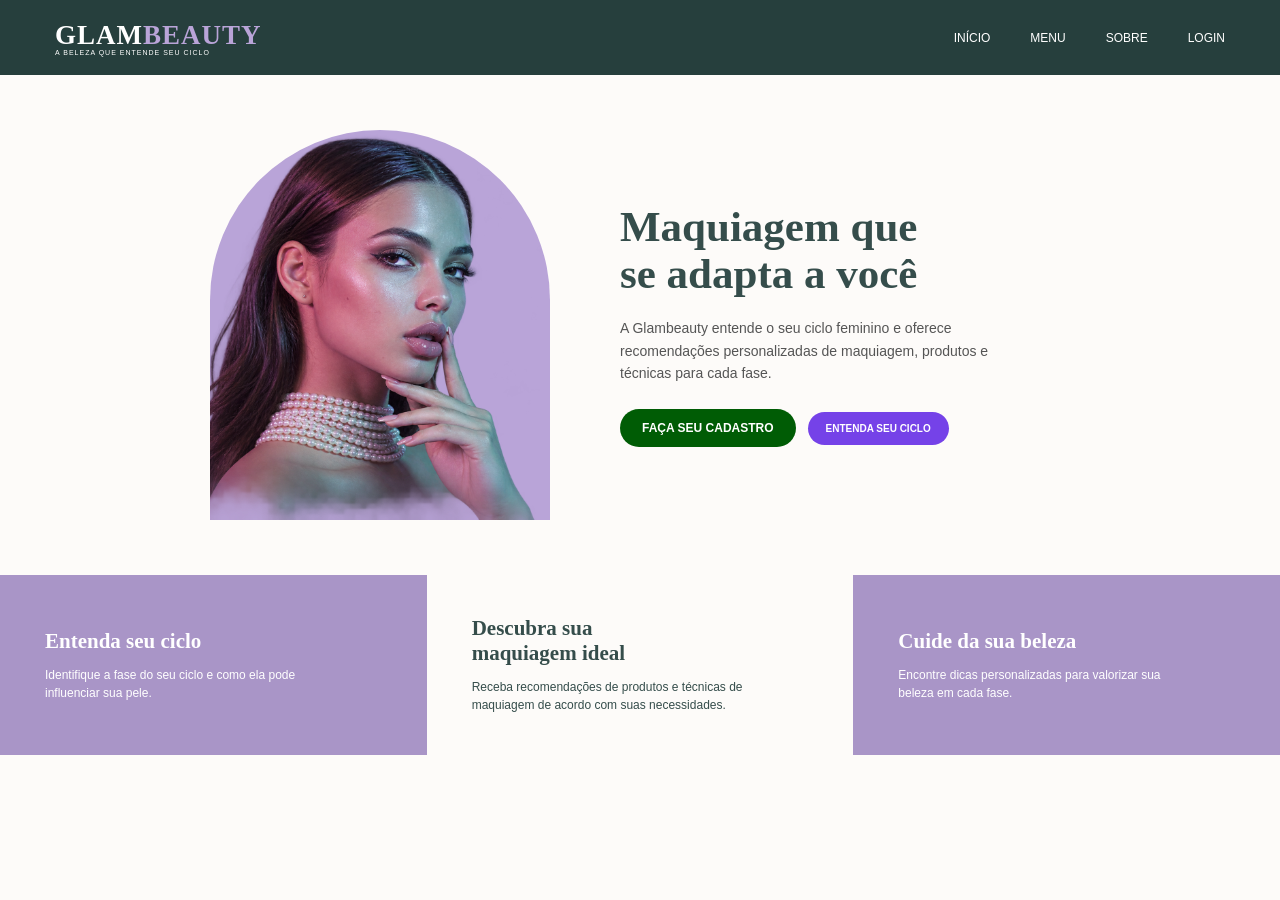
<file: index.html>
<!DOCTYPE html>
<html lang="pt-br">

<head>
    <meta charset="UTF-8">
    <meta name="viewport" content="width=device-width, initial-scale=1.0">

    <title>GlamBeauty</title>

    <link rel="stylesheet" href="index.css">
</head>

<body>

    <nav>
        <div class="logo">
            <h1>GLAM<span>BEAUTY</span></h1>
            <p>A BELEZA QUE ENTENDE SEU CICLO</p>
        </div>

        <div class="links">
            <a href="index.html">INÍCIO</a>
            <a href="menu.html">MENU</a>
            <a href="sobre.html">SOBRE</a>
            <a href="login.html">LOGIN</a>
        </div>
    </nav>

    <section class="inicio">

        <div class="imagem">
            <img src="foto-modelo-glambeauty.png"
                 alt="Mulher usando maquiagem">
        </div>

        <div class="texto">
            <h2>
                Maquiagem que
                <br>
                se adapta a você
            </h2>

            <p>
                A Glambeauty entende o seu ciclo feminino
                e oferece recomendações personalizadas
                de maquiagem, produtos e técnicas para
                cada fase.
            </p>

            <div class="botoes">
                <a href="cadastro.html" class="botao-cadastro">
                    FAÇA SEU CADASTRO
          

                <a href="entenda.html" class="botao-ciclo">
                    ENTENDA SEU CICLO
                </a>
            </div>
        </div>

    </section>

    <section class="cards">

        <div class="card roxo">
            <h2>Entenda seu ciclo</h2>

            <p>
                Identifique a fase do seu ciclo e como ela
                pode influenciar sua pele.
            </p>
        </div>

        <div class="card branco">
            <h2>
                Descubra sua
                <br>
                maquiagem ideal
            </h2>

            <p>
                Receba recomendações de produtos e técnicas
                de maquiagem de acordo com suas necessidades.
            </p>
        </div>

        <div class="card roxo">
            <h2>Cuide da sua beleza</h2>

            <p>
                Encontre dicas personalizadas para valorizar
                sua beleza em cada fase.
            </p>
        </div>

    </section>

</body>
</html>
</file>
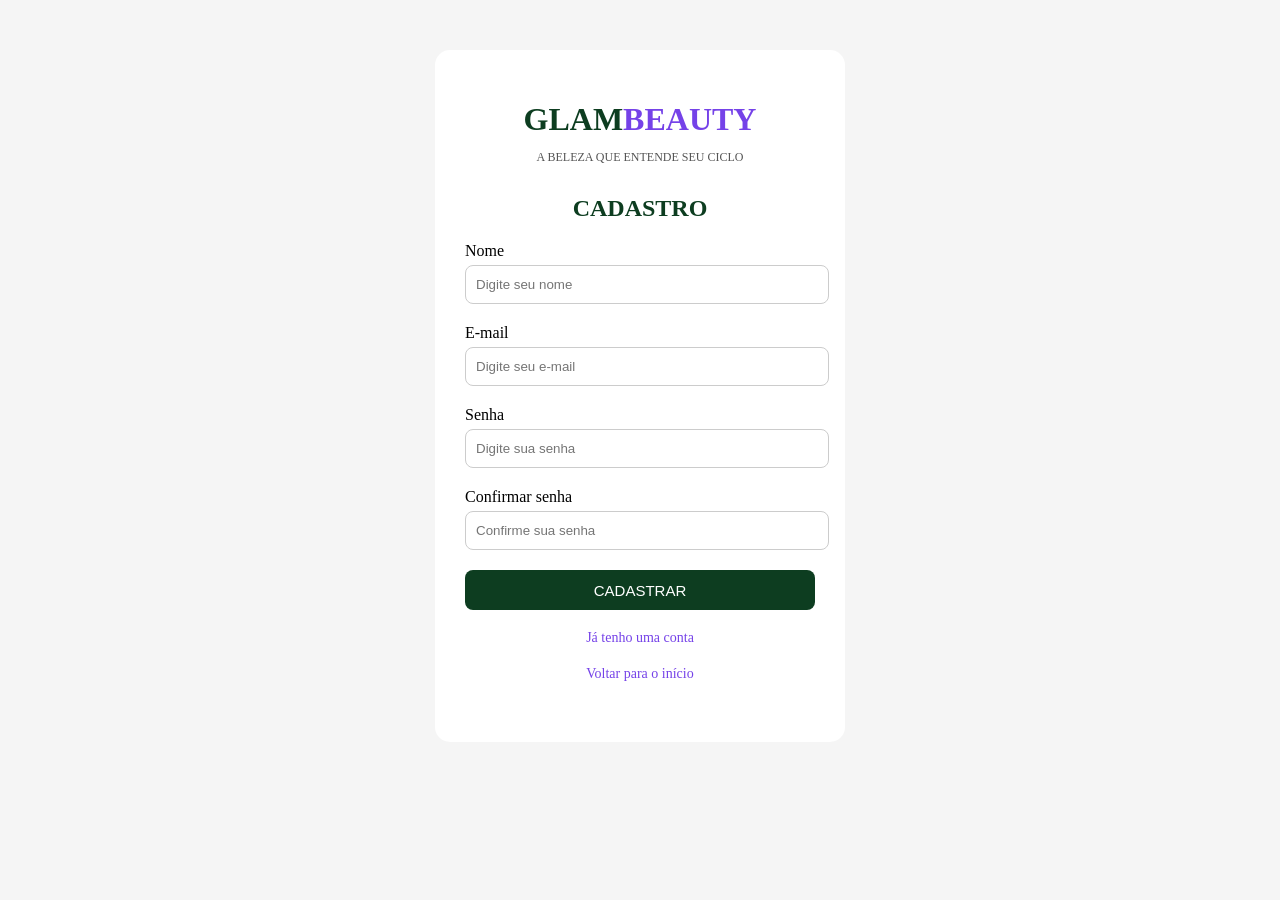
<file: cadastro.html>
<!DOCTYPE html>
<html lang="pt-br">

<head>
    <meta charset="UTF-8">
    <meta name="viewport" content="width=device-width, initial-scale=1.0">
    <title>Cadastro - GlamBeauty</title>
    <link rel="stylesheet" href="cadastro.css">
</head>

<body>

    <div class="login">

        <h1>GLAM<span>BEAUTY</span></h1>

        <p>A BELEZA QUE ENTENDE SEU CICLO</p>

        <h2>CADASTRO</h2>

        <form id="formCadastro">

            <label for="nome">Nome</label>
            <input type="text" id="nome" placeholder="Digite seu nome" required>

            <label for="email">E-mail</label>
            <input type="email" id="email" placeholder="Digite seu e-mail" required>

            <label for="senha">Senha</label>
            <input type="password" id="senha" placeholder="Digite sua senha" required>

            <label for="confirmarSenha">Confirmar senha</label>
            <input type="password" id="confirmarSenha" placeholder="Confirme sua senha" required>

            <button type="submit">CADASTRAR</button>

        </form>

        <a href="login.html">Já tenho uma conta</a>

        <a href="index.html">Voltar para o início</a>

        <p id="mensagem"></p>

    </div>

    <script>
        document.getElementById("formCadastro").addEventListener("submit", function(event) {

            event.preventDefault();

            var senha = document.getElementById("senha").value;
            var confirmarSenha = document.getElementById("confirmarSenha").value;
            var mensagem = document.getElementById("mensagem");

            if (senha !== confirmarSenha) {
                mensagem.textContent = "As senhas não são iguais.";
                return;
            }

            mensagem.textContent = "Cadastro preenchido com sucesso!";

        });
    </script>

</body>

</html>
</file>
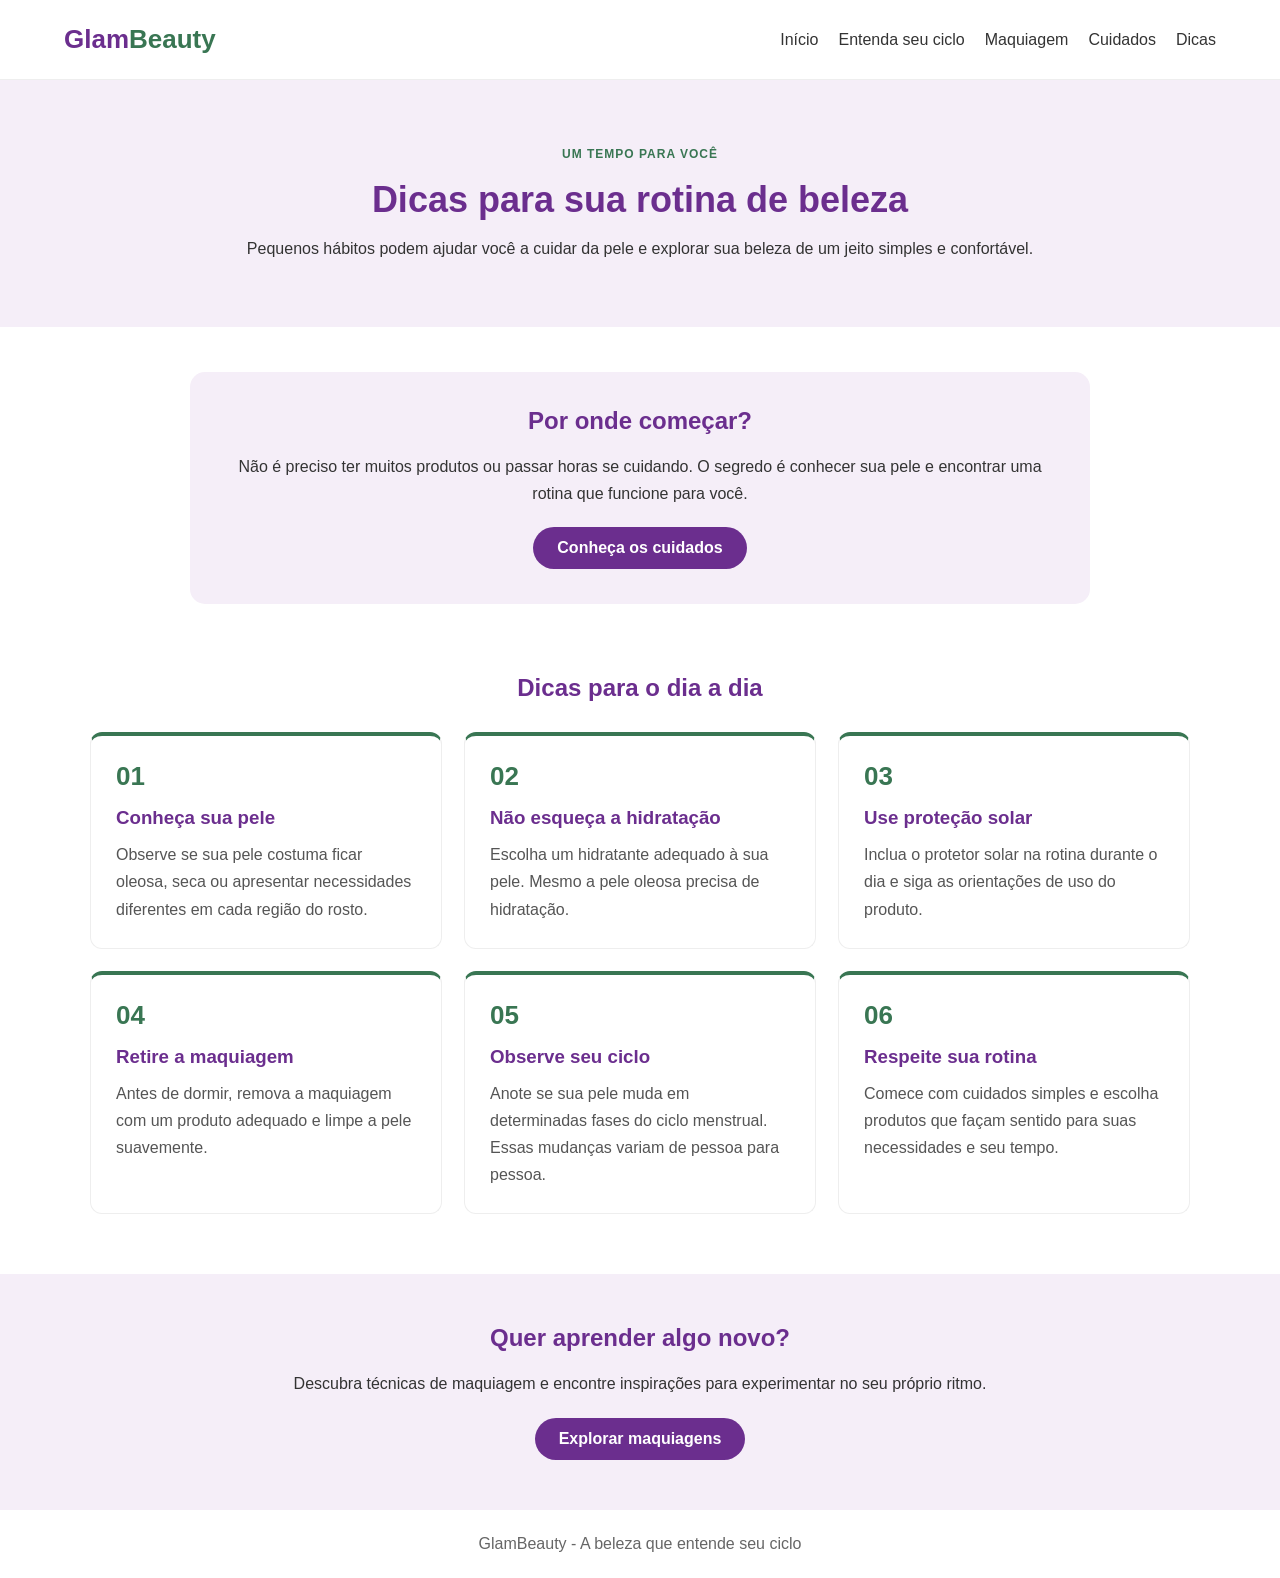
<file: dicas.html>
<!DOCTYPE html>
<html lang="pt-br">

<head>
    <meta charset="UTF-8">
    <meta name="viewport" content="width=device-width, initial-scale=1.0">

    <title>GlamBeauty - Dicas</title>

    <link rel="stylesheet" href="dicas.css">
</head>

<body>

    <header>
        <div class="logo">Glam<span>Beauty</span></div>

        <nav>
            <a href="index.html">Início</a>
            <a href="entenda.html">Entenda seu ciclo</a>
            <a href="maquiagem.html">Maquiagem</a>
            <a href="cuidados.html">Cuidados</a>
            <a href="dicas.html">Dicas</a>
        </nav>
    </header>

    <main>

        <section class="introducao">
            <p class="subtitulo">UM TEMPO PARA VOCÊ</p>

            <h1>Dicas para sua rotina de beleza</h1>

            <p>
                Pequenos hábitos podem ajudar você a cuidar da pele
                e explorar sua beleza de um jeito simples e confortável.
            </p>
        </section>

        <section class="destaque">
            <h2>Por onde começar?</h2>

            <p>
                Não é preciso ter muitos produtos ou passar horas
                se cuidando. O segredo é conhecer sua pele e encontrar
                uma rotina que funcione para você.
            </p>

            <a href="cuidados.html" class="botao">
                Conheça os cuidados
            </a>
        </section>

        <section class="conteudo-dicas">

            <h2>Dicas para o dia a dia</h2>

            <div class="cartoes">

                <article class="cartao">
                    <span class="numero">01</span>
                    <h3>Conheça sua pele</h3>
                    <p>
                        Observe se sua pele costuma ficar oleosa,
                        seca ou apresentar necessidades diferentes
                        em cada região do rosto.
                    </p>
                </article>

                <article class="cartao">
                    <span class="numero">02</span>
                    <h3>Não esqueça a hidratação</h3>
                    <p>
                        Escolha um hidratante adequado à sua pele.
                        Mesmo a pele oleosa precisa de hidratação.
                    </p>
                </article>

                <article class="cartao">
                    <span class="numero">03</span>
                    <h3>Use proteção solar</h3>
                    <p>
                        Inclua o protetor solar na rotina durante
                        o dia e siga as orientações de uso do produto.
                    </p>
                </article>

                <article class="cartao">
                    <span class="numero">04</span>
                    <h3>Retire a maquiagem</h3>
                    <p>
                        Antes de dormir, remova a maquiagem com
                        um produto adequado e limpe a pele suavemente.
                    </p>
                </article>

                <article class="cartao">
                    <span class="numero">05</span>
                    <h3>Observe seu ciclo</h3>
                    <p>
                        Anote se sua pele muda em determinadas fases
                        do ciclo menstrual. Essas mudanças variam
                        de pessoa para pessoa.
                    </p>
                </article>

                <article class="cartao">
                    <span class="numero">06</span>
                    <h3>Respeite sua rotina</h3>
                    <p>
                        Comece com cuidados simples e escolha produtos
                        que façam sentido para suas necessidades e seu tempo.
                    </p>
                </article>

            </div>

        </section>

        <section class="maquiagem">
            <h2>Quer aprender algo novo?</h2>

            <p>
                Descubra técnicas de maquiagem e encontre inspirações
                para experimentar no seu próprio ritmo.
            </p>

            <a href="maquiagem.html" class="botao">
                Explorar maquiagens
            </a>
        </section>

    </main>

    <footer>
        <p>GlamBeauty - A beleza que entende seu ciclo</p>
    </footer>

</body>
</html>
</file>
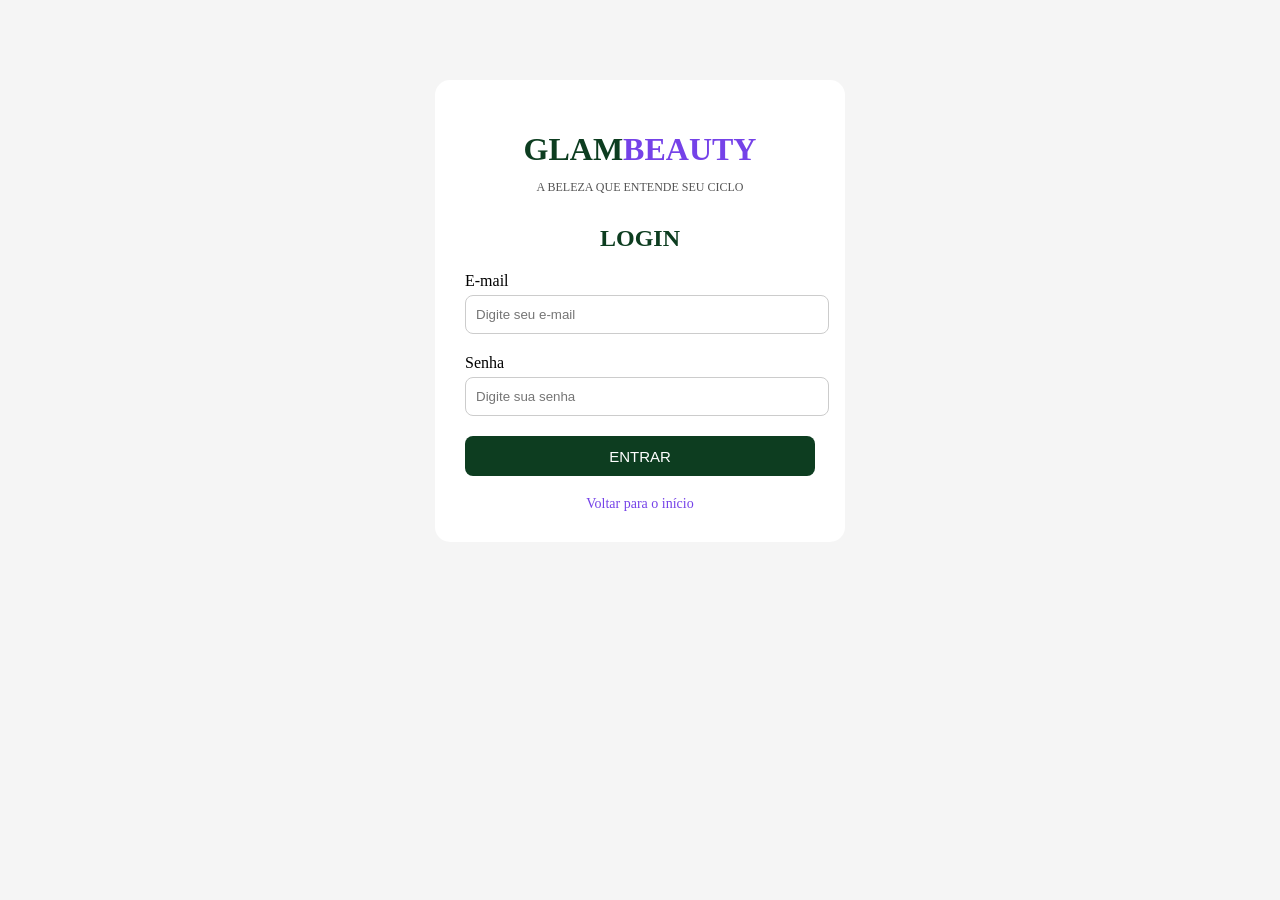
<file: login.html>
<!DOCTYPE html>
<html lang="pt-br">

<head>

    <meta charset="UTF-8">

    <title>Login - GlamBeauty</title>

    <link rel="stylesheet" href="login.css">

</head>

<body>

    <div class="login">

        <h1>GLAM<span>BEAUTY</span></h1>

        <p>A BELEZA QUE ENTENDE SEU CICLO</p>

        <h2>LOGIN</h2>


        <label>E-mail</label>

        <input
            type="email"
            placeholder="Digite seu e-mail"
        >


        <label>Senha</label>

        <input
            type="password"
            placeholder="Digite sua senha"
        >


        <button>ENTRAR</button>


        <a href="index.html">
            Voltar para o início
        </a>

    </div>

</body>

</html>
</file>
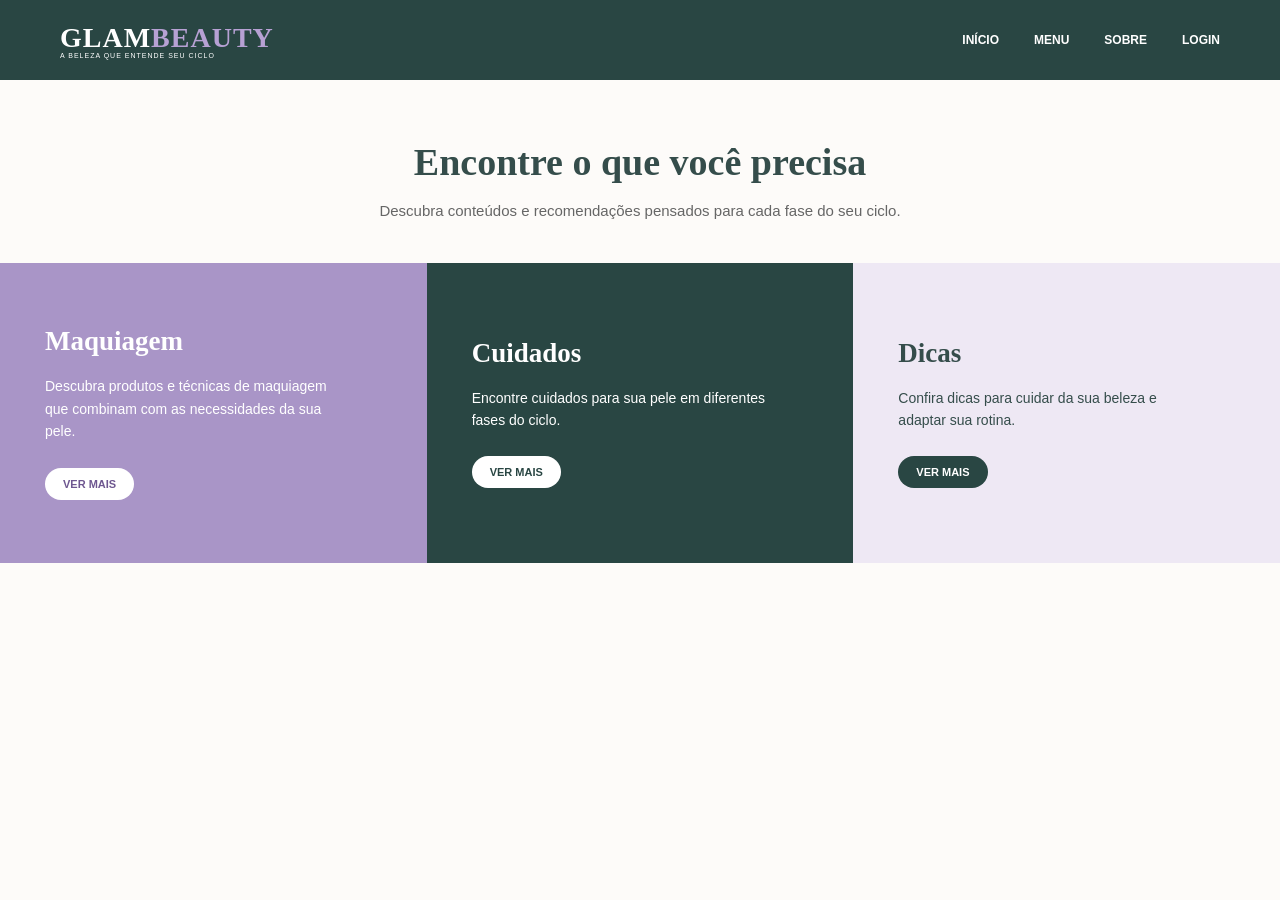
<file: menu.html>
<!DOCTYPE html>
<html lang="pt-br">

<head>

    <meta charset="UTF-8">

    <meta name="viewport" content="width=device-width, initial-scale=1.0">

    <title>Menu - GlamBeauty</title>

    <link rel="stylesheet" href="menu.css">

</head>

<body>


    <nav>

        <div class="logo">

            <h1>GLAM<span>BEAUTY</span></h1>

            <p>A BELEZA QUE ENTENDE SEU CICLO</p>

        </div>


        <div class="links">

            <a href="index.html">INÍCIO</a>

            <a href="menu.html">MENU</a>

            <a href="sobre.html">SOBRE</a>

            <a href="login.html">LOGIN</a>

        </div>

    </nav>



    <section class="titulo">

        <h2>Encontre o que você precisa</h2>

        <p>
            Descubra conteúdos e recomendações
            pensados para cada fase do seu ciclo.
        </p>

    </section>



    <section class="opcoes">

        <div class="opcao roxo">

            <h2>Maquiagem</h2>

            <p>
                Descubra produtos e técnicas de maquiagem
                que combinam com as necessidades da sua pele.
            </p>

            <a href="#">VER MAIS</a>

        </div>


        <div class="opcao verde">

            <h2>Cuidados</h2>

            <p>
                Encontre cuidados para sua pele
                em diferentes fases do ciclo.
            </p>

            <a href="#">VER MAIS</a>

        </div>


        <div class="opcao claro">

            <h2>Dicas</h2>

            <p>
                Confira dicas para cuidar da sua beleza
                e adaptar sua rotina.
            </p>

            <a href="#">VER MAIS</a>

        </div>

    </section>


</body>

</html>
</file>
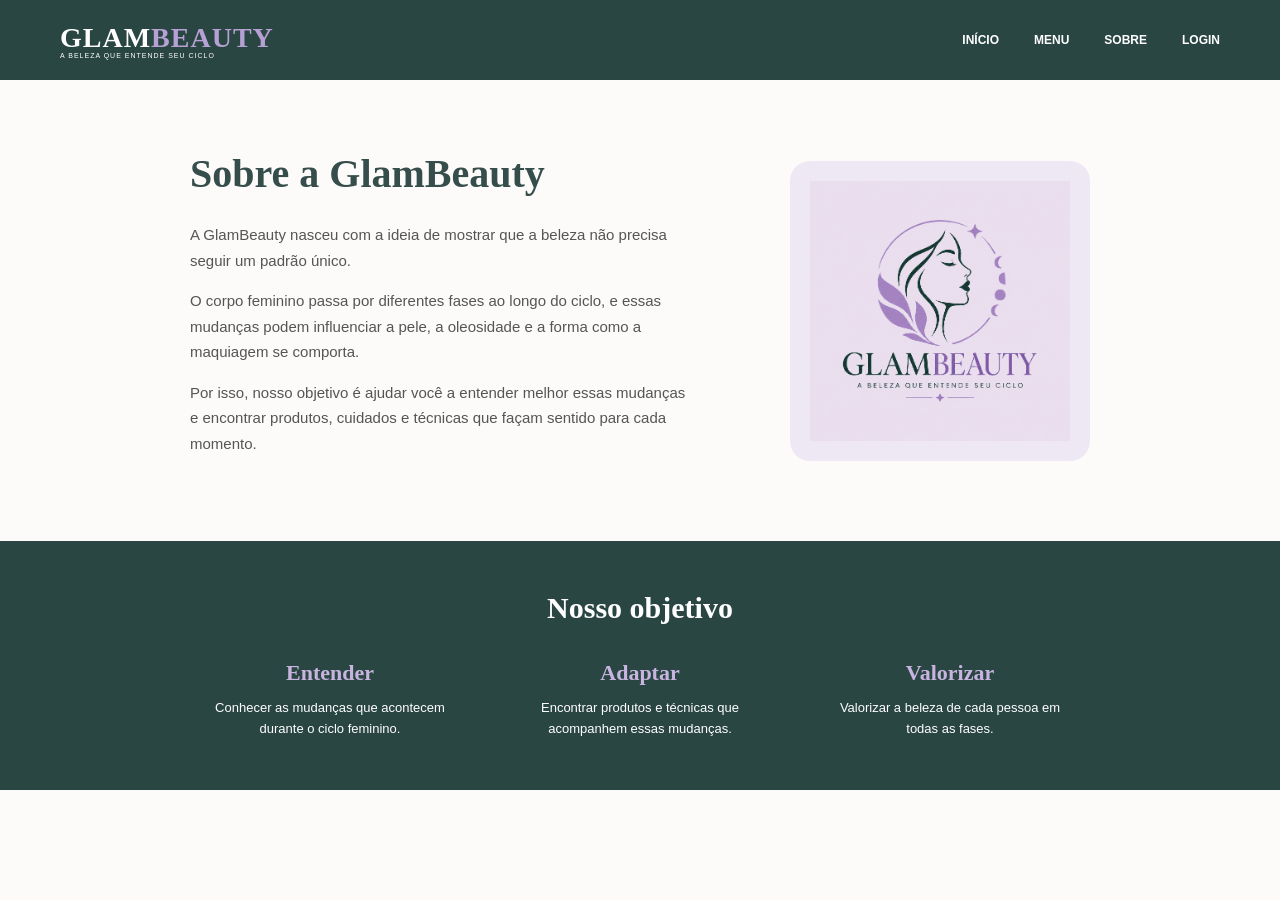
<file: sobre.html>
<!DOCTYPE html>
<html lang="pt-br">

<head>

    <meta charset="UTF-8">

    <meta name="viewport" content="width=device-width, initial-scale=1.0">

    <title>Sobre - GlamBeauty</title>

    <link rel="stylesheet" href="sobre.css">

</head>

<body>


    <nav>

        <div class="logo">

            <h1>GLAM<span>BEAUTY</span></h1>

            <p>A BELEZA QUE ENTENDE SEU CICLO</p>

        </div>


        <div class="links">

            <a href="index.html">INÍCIO</a>

            <a href="menu.html">MENU</a>

            <a href="sobre.html">SOBRE</a>

            <a href="login.html">LOGIN</a>

        </div>

    </nav>



    <section class="sobre">

        <div class="texto">

            <h2>Sobre a GlamBeauty</h2>

            <p>
                A GlamBeauty nasceu com a ideia de mostrar que a beleza
                não precisa seguir um padrão único.
            </p>

            <p>
                O corpo feminino passa por diferentes fases ao longo
                do ciclo, e essas mudanças podem influenciar a pele,
                a oleosidade e a forma como a maquiagem se comporta.
            </p>

            <p>
                Por isso, nosso objetivo é ajudar você a entender
                melhor essas mudanças e encontrar produtos, cuidados
                e técnicas que façam sentido para cada momento.
            </p>

        </div>


       <div class="destaque">

    <img src="logo-glambeauty.png" alt="Logo GlamBeauty">

</div>

    </section>



    <section class="objetivo">

        <h2>Nosso objetivo</h2>

        <div class="objetivos">

            <div>
                <h3>Entender</h3>

                <p>
                    Conhecer as mudanças que acontecem
                    durante o ciclo feminino.
                </p>
            </div>


            <div>
                <h3>Adaptar</h3>

                <p>
                    Encontrar produtos e técnicas que
                    acompanhem essas mudanças.
                </p>
            </div>


            <div>
                <h3>Valorizar</h3>

                <p>
                    Valorizar a beleza de cada pessoa
                    em todas as fases.
                </p>
            </div>

        </div>

    </section>


</body>

</html>
</file>
<file: index.css>
* {
    margin: 0;
    padding: 0;
    box-sizing: border-box;
}


body {
    font-family: Arial, Helvetica, sans-serif;
    background-color: #fdfbf9;
    color: #333;
}



/* NAVBAR */

nav {
    width: 100%;
    height: 75px;

    background-color: #263f3d;

    display: flex;
    align-items: center;

    padding: 0 55px;
}


.logo {
    color: white;
}


.logo h1 {
    font-family: Georgia, serif;
    font-size: 27px;
    letter-spacing: 1px;
}


.logo h1 span {
    color: #b9a4d8;
}


.logo p {
    font-size: 7px;
    letter-spacing: 1px;
    margin-top: -2px;
}


.links {
    margin-left: auto;

    display: flex;
    gap: 40px;
}


.links a {
    text-decoration: none;

    color: white;

    font-size: 12px;

    transition: 0.3s;
}


.links a:hover {
    color: #b9a4d8;
}



/* PARTE INICIAL */

.inicio {
    min-height: 500px;

    display: flex;
    align-items: center;

    justify-content: center;

    gap: 70px;

    padding: 45px 8%;
}



/* IMAGEM */

.imagem {
    width: 340px;
    height: 390px;

    overflow: hidden;

    border-radius: 170px 170px 0 0;

    background-color: #b9a4d8;
}


.imagem img {
    width: 100%;
    height: 100%;

    object-fit: cover;
}



/* TEXTO */

.texto {
    width: 450px;
}


.texto h2 {
    font-family: Georgia, serif;

    font-size: 43px;

    line-height: 1.1;

    color: #354d4b;

    margin-bottom: 20px;
}


.texto p {
    font-size: 14px;

    line-height: 1.6;

    color: #555;

    max-width: 390px;

    margin-bottom: 25px;
}



/* BOTÕES */

.botoes {
    display: flex;

    gap: 12px;

    align-items: center;
}


.texto button {
    padding: 11px 18px;

    border-radius: 20px;

    font-size: 10px;

    font-weight: bold;

    cursor: pointer;
}



/* BOTÃO CADASTRO */
.botao-cadastro {
    display: inline-block;
    background-color: #005c05;
    color: white;
    padding: 12px 22px;
    border-radius: 25px;
    text-decoration: none;
    font-size: 12px;
    font-weight: bold;
    border: none;
    cursor: pointer;
}


/* BOTÃO ENTENDA SEU CICLO */

.botao-ciclo {
    display: inline-block;

    background-color: #7542e8;

    color: white;

    text-decoration: none;

    padding: 11px 18px;

    border-radius: 20px;

    font-size: 10px;

    font-weight: bold;

    cursor: pointer;
}


.botao-ciclo:hover {
    background-color: #3d6964;
}



/* CARDS */

.cards {
    width: 100%;

    display: flex;

    min-height: 180px;
}


.card {
    flex: 1;

    padding: 35px 45px;

    display: flex;

    flex-direction: column;

    justify-content: center;
}


.card.roxo {
    background-color: #a995c7;

    color: white;
}


.card.branco {
    background-color: #fdfbf9;

    color: #354d4b;
}


.card h2 {
    font-family: Georgia, serif;

    font-size: 21px;

    margin-bottom: 12px;
}


.card p {
    font-size: 12px;

    line-height: 1.5;

    max-width: 280px;
}



/* CELULAR / TABLET */

@media (max-width: 900px) {

    nav {
        height: auto;

        padding: 20px;

        flex-direction: column;

        gap: 15px;
    }


    .links {
        margin-left: 0;

        gap: 25px;
    }


    .inicio {
        flex-direction: column;

        padding: 50px 25px;

        text-align: center;
    }


    .imagem {
        width: 300px;

        height: 350px;
    }


    .texto {
        width: 100%;

        max-width: 500px;
    }


    .texto p {
        margin-left: auto;

        margin-right: auto;
    }


    .botoes {
        justify-content: center;
    }


    .cards {
        flex-direction: column;
    }


    .card {
        min-height: 170px;

        align-items: center;

        text-align: center;
    }

}



/* CELULAR PEQUENO */

@media (max-width: 500px) {

    .links {
        gap: 15px;
    }


    .links a {
        font-size: 10px;
    }


    .imagem {
        width: 260px;

        height: 310px;
    }


    .texto h2 {
        font-size: 34px;
    }


    .botao-ciclo {
        padding: 11px 18px;

        font-size: 10px;
    }

}
</file>
<file: cadastro.css>
body {

    margin: 0;

    background-color: #f5f5f5;

    font-family: Georgia, "Times New Roman", serif;

}


.login {

    width: 350px;

    margin: 50px auto;

    background-color: white;

    padding: 30px;

    border-radius: 15px;

    text-align: center;

}


.login h1 {

    color: #0d3d20;

    margin-bottom: 5px;

}


.login h1 span {

    color: #7542e8;

}


.login p {

    font-size: 12px;

    color: #555555;

    margin-bottom: 30px;

}


.login h2 {

    color: #0d3d20;

}


.login label {

    display: block;

    text-align: left;

    margin-bottom: 5px;

}


.login input {

    width: 100%;

    height: 35px;

    border: 1px solid #cccccc;

    border-radius: 8px;

    padding-left: 10px;

    margin-bottom: 20px;

}


.login button {

    width: 100%;

    height: 40px;

    background-color: #0d3d20;

    color: white;

    border: none;

    border-radius: 8px;

    font-size: 15px;

}


.login a {

    display: block;

    margin-top: 20px;

    color: #7542e8;

    text-decoration: none;

    font-size: 14px;

}
</file>
<file: dicas.css>
* {
    margin: 0;
    padding: 0;
    box-sizing: border-box;
}

body {
    font-family: Arial, sans-serif;
    background-color: #fff;
    color: #333;
}

header {
    min-height: 80px;
    display: flex;
    align-items: center;
    justify-content: space-between;
    padding: 20px 5%;
    border-bottom: 1px solid #eee;
    flex-wrap: wrap;
    gap: 20px;
}

.logo {
    font-size: 26px;
    font-weight: bold;
    color: #6b2e8e;
}

.logo span {
    color: #397653;
}

nav {
    display: flex;
    gap: 20px;
    flex-wrap: wrap;
}

nav a {
    text-decoration: none;
    color: #333;
}

nav a:hover {
    color: #6b2e8e;
}

.introducao {
    text-align: center;
    padding: 65px 20px;
    background-color: #f5eef8;
}

.subtitulo {
    color: #397653;
    font-size: 12px;
    font-weight: bold;
    letter-spacing: 1px;
}

.introducao h1 {
    color: #6b2e8e;
    font-size: 36px;
    margin: 15px 0;
}

.introducao p {
    line-height: 1.6;
}

.destaque {
    max-width: 900px;
    width: 90%;
    margin: 45px auto;
    padding: 35px;
    text-align: center;
    background-color: #f5eef8;
    border-radius: 15px;
}

.destaque h2,
.conteudo-dicas h2,
.maquiagem h2 {
    color: #6b2e8e;
    margin-bottom: 18px;
}

.destaque p,
.maquiagem p {
    line-height: 1.7;
    margin-bottom: 20px;
}

.botao {
    display: inline-block;
    padding: 12px 24px;
    background-color: #6b2e8e;
    color: white;
    border-radius: 25px;
    text-decoration: none;
    font-weight: bold;
}

.botao:hover {
    background-color: #4f2169;
}

.conteudo-dicas {
    padding: 25px 5% 60px;
    text-align: center;
}

.cartoes {
    display: grid;
    grid-template-columns: repeat(3, minmax(0, 1fr));
    gap: 22px;
    max-width: 1100px;
    margin: 30px auto 0;
    text-align: left;
}

.cartao {
    padding: 25px;
    background-color: #fff;
    border: 1px solid #eee;
    border-top: 4px solid #397653;
    border-radius: 12px;
}

.numero {
    display: block;
    color: #397653;
    font-size: 26px;
    font-weight: bold;
    margin-bottom: 15px;
}

.cartao h3 {
    color: #6b2e8e;
    margin-bottom: 12px;
}

.cartao p {
    line-height: 1.7;
    color: #555;
}

.maquiagem {
    padding: 50px 20px;
    background-color: #f5eef8;
    text-align: center;
}

footer {
    padding: 25px;
    text-align: center;
    color: #666;
}

@media (max-width: 700px) {

    header {
        justify-content: center;
        text-align: center;
    }

    nav {
        justify-content: center;
        gap: 15px;
    }

    .introducao h1 {
        font-size: 28px;
    }

    .cartoes {
        grid-template-columns: 1fr;
    }

    .destaque {
        padding: 25px;
    }
}
</file>
<file: login.css>
body {
    margin: 0;
    background-color: #f5f5f5;
    font-family: Georgia, "Times New Roman", serif;
}


.login {
    width: 350px;
    margin: 80px auto;
    background-color: white;
    padding: 30px;
    border-radius: 15px;
    text-align: center;
}


.login h1 {
    color: #0d3d20;
    margin-bottom: 5px;
}


.login h1 span {
    color: #7542e8;
}


.login p {
    font-size: 12px;
    color: #555555;
    margin-bottom: 30px;
}


.login h2 {
    color: #0d3d20;
}


.login label {
    display: block;
    text-align: left;
    margin-bottom: 5px;
}


.login input {
    width: 100%;
    height: 35px;
    border: 1px solid #cccccc;
    border-radius: 8px;
    padding-left: 10px;
    margin-bottom: 20px;
}


.login button {
    width: 100%;
    height: 40px;
    background-color: #0d3d20;
    color: white;
    border: none;
    border-radius: 8px;
    font-size: 15px;
}


.login a {
    display: block;
    margin-top: 20px;
    color: #7542e8;
    text-decoration: none;
    font-size: 14px;
}
</file>
<file: menu.css>
* {
    margin: 0;
    padding: 0;
    box-sizing: border-box;
}


body {
    font-family: Arial, Helvetica, sans-serif;

    background-color: #fdfbf9;

    color: #333;
}


/* NAVBAR */

nav {
    width: 100%;
    height: 80px;

    background-color: #294643;

    display: flex;
    align-items: center;

    padding: 0 60px;
}


.logo {
    color: white;
}


.logo h1 {
    font-family: Georgia, serif;

    font-size: 28px;

    letter-spacing: 1px;
}


.logo h1 span {
    color: #b7a1d4;
}


.logo p {
    font-size: 7px;

    letter-spacing: 1px;

    margin-top: -2px;
}


.links {
    margin-left: auto;

    display: flex;

    gap: 35px;
}


.links a {
    text-decoration: none;

    color: white;

    font-size: 12px;

    font-weight: bold;
}


.links a:hover {
    color: #b7a1d4;
}


/* TÍTULO */

.titulo {
    text-align: center;

    padding: 60px 20px 40px;
}


.titulo h2 {
    font-family: Georgia, serif;

    font-size: 38px;

    color: #354d4b;

    margin-bottom: 15px;
}


.titulo p {
    font-size: 15px;

    color: #666;

    line-height: 1.6;
}


/* OPÇÕES */

.opcoes {
    display: flex;

    width: 100%;

    min-height: 300px;
}


.opcao {
    flex: 1;

    padding: 45px;

    display: flex;

    flex-direction: column;

    justify-content: center;
}


.opcao h2 {
    font-family: Georgia, serif;

    font-size: 27px;

    margin-bottom: 18px;
}


.opcao p {
    max-width: 300px;

    font-size: 14px;

    line-height: 1.6;

    margin-bottom: 25px;
}


.opcao a {
    width: fit-content;

    text-decoration: none;

    font-size: 11px;

    font-weight: bold;

    padding: 10px 18px;

    border-radius: 20px;
}


/* ROXO */

.roxo {
    background-color: #a995c7;

    color: white;
}


.roxo a {
    background-color: white;

    color: #6e5790;
}


/* VERDE */

.verde {
    background-color: #294643;

    color: white;
}


.verde a {
    background-color: white;

    color: #294643;
}


/* CLARO */

.claro {
    background-color: #eee8f4;

    color: #354d4b;
}


.claro a {
    background-color: #294643;

    color: white;
}


/* CELULAR */

@media (max-width: 800px) {

    nav {
        height: auto;

        padding: 20px;

        flex-direction: column;

        gap: 15px;
    }


    .links {
        margin-left: 0;

        gap: 20px;
    }


    .titulo {
        padding-top: 40px;
    }


    .opcoes {
        flex-direction: column;
    }


    .opcao {
        min-height: 250px;

        align-items: center;

        text-align: center;
    }

}
</file>
<file: sobre.css>
* {
    margin: 0;
    padding: 0;
    box-sizing: border-box;
}

body {
    font-family: Arial, Helvetica, sans-serif;
    background-color: #fdfbf9;
    color: #333;
}


/* NAVBAR */

nav {
    width: 100%;
    height: 80px;
    background-color: #294643;

    display: flex;
    align-items: center;

    padding: 0 60px;
}

.logo {
    color: white;
}

.logo h1 {
    font-family: Georgia, serif;
    font-size: 28px;
    letter-spacing: 1px;
}

.logo h1 span {
    color: #b7a1d4;
}

.logo p {
    font-size: 7px;
    letter-spacing: 1px;
    margin-top: -2px;
}

.links {
    margin-left: auto;
    display: flex;
    gap: 35px;
}

.links a {
    text-decoration: none;
    color: white;
    font-size: 12px;
    font-weight: bold;
}

.links a:hover {
    color: #b7a1d4;
}


/* SOBRE */

.sobre {
    min-height: 420px;

    display: flex;
    align-items: center;
    justify-content: center;

    gap: 100px;

    padding: 70px 10%;
}

.texto {
    width: 500px;
}

.texto h2 {
    font-family: Georgia, serif;

    color: #354d4b;

    font-size: 40px;

    margin-bottom: 25px;
}

.texto p {
    color: #555;

    font-size: 15px;

    line-height: 1.7;

    margin-bottom: 15px;
}


/* LOGO */

.destaque {
    width: 300px;
    height: 300px;

    border-radius: 20px;

    background-color: #eee8f4;

    display: flex;

    justify-content: center;
    align-items: center;

    padding: 20px;
}

.destaque img {
    width: 100%;
    height: 100%;

    object-fit: contain;
}


/* OBJETIVO */

.objetivo {
    background-color: #294643;

    color: white;

    padding: 50px 8%;

    text-align: center;
}

.objetivo > h2 {
    font-family: Georgia, serif;

    font-size: 30px;

    margin-bottom: 35px;
}

.objetivos {
    display: flex;

    justify-content: center;

    gap: 60px;
}

.objetivos div {
    width: 250px;
}

.objetivos h3 {
    color: #c8b4df;

    font-family: Georgia, serif;

    font-size: 22px;

    margin-bottom: 12px;
}

.objetivos p {
    font-size: 13px;

    line-height: 1.6;
}


/* CELULAR */

@media (max-width: 800px) {

    nav {
        height: auto;

        padding: 20px;

        flex-direction: column;

        gap: 15px;
    }

    .links {
        margin-left: 0;

        gap: 20px;
    }

    .sobre {
        flex-direction: column;

        text-align: center;

        padding: 50px 25px;

        gap: 40px;
    }

    .texto {
        width: 100%;

        max-width: 500px;
    }

    .destaque {
        width: 300px;
        height: 300px;
    }

    .objetivos {
        flex-direction: column;

        align-items: center;

        gap: 35px;
    }

    .objetivos div {
        width: 90%;
        max-width: 300px;
    }
}
</file>
